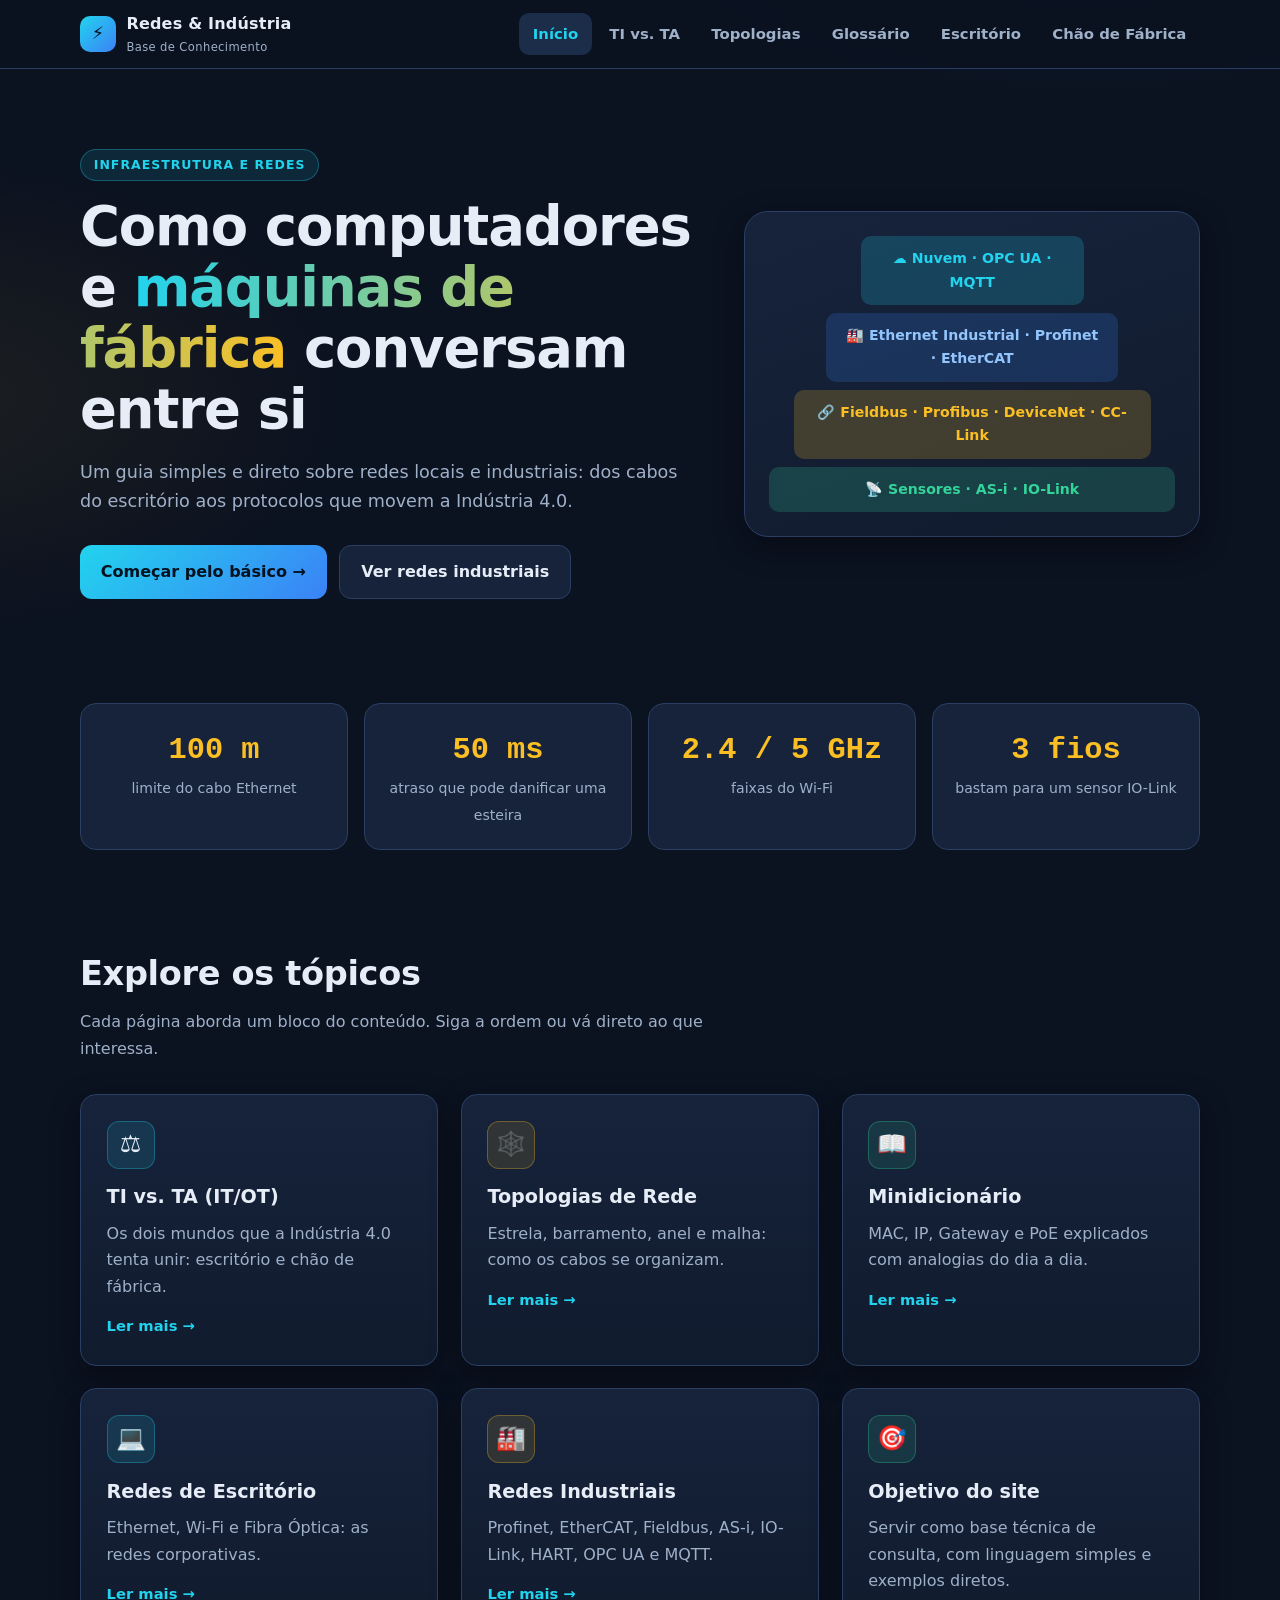
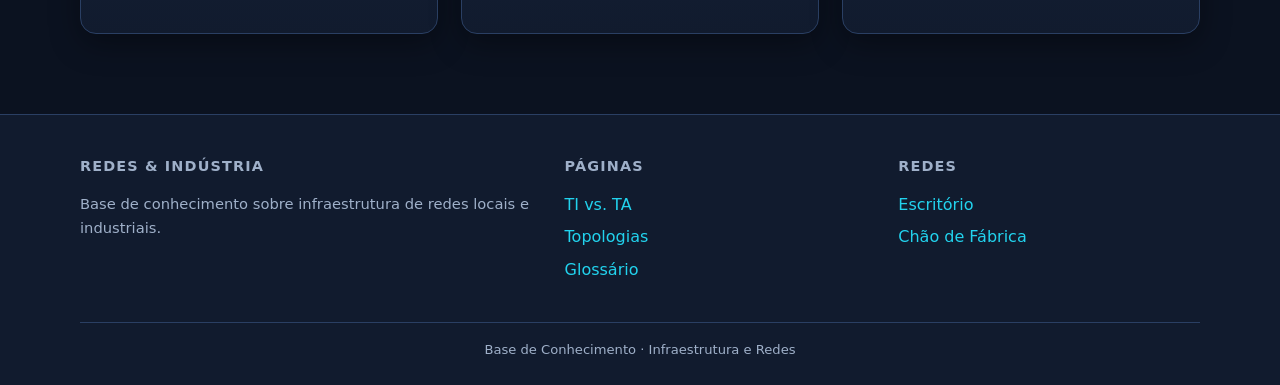
<file: index.html>
<!DOCTYPE html>
<html lang="pt-BR">
<head>
  <meta charset="UTF-8">
  <meta name="viewport" content="width=device-width, initial-scale=1">
  <title>Redes Locais e Industriais | Base de Conhecimento</title>
  <meta name="description" content="Como computadores e máquinas de fábrica conversam entre si: redes de escritório, redes industriais e Indústria 4.0.">
  <link rel="stylesheet" href="css/style.css">
</head>
<body>

<header class="site-header">
  <div class="container nav">
    <a href="index.html" class="brand">
      <span class="brand-logo">⚡</span>
      <span>Redes &amp; Indústria<small>Base de Conhecimento</small></span>
    </a>
    <input type="checkbox" id="nav-toggle" class="nav-toggle" aria-label="Abrir menu">
    <label for="nav-toggle" class="nav-burger" aria-hidden="true"><span></span><span></span><span></span></label>
    <ul class="nav-links">
      <li><a href="index.html" class="active">Início</a></li>
      <li><a href="html/ti-vs-ta.html">TI vs. TA</a></li>
      <li><a href="html/topologias.html">Topologias</a></li>
      <li><a href="html/glossario.html">Glossário</a></li>
      <li><a href="html/redes-escritorio.html">Escritório</a></li>
      <li><a href="html/redes-industriais.html">Chão de Fábrica</a></li>
    </ul>
  </div>
</header>

<main>
  <section class="hero">
    <div class="container hero-grid">
      <div>
        <span class="eyebrow">Infraestrutura e Redes</span>
        <h1>Como computadores e <span>máquinas de fábrica</span> conversam entre si</h1>
        <p class="lead">Um guia simples e direto sobre redes locais e industriais: dos cabos do escritório aos protocolos que movem a Indústria 4.0.</p>
        <div class="hero-actions">
          <a href="html/ti-vs-ta.html" class="btn primary">Começar pelo básico →</a>
          <a href="html/redes-industriais.html" class="btn">Ver redes industriais</a>
        </div>
      </div>
      <div class="hero-visual" aria-label="Pirâmide de camadas de rede industrial">
        <div class="pyramid">
          <div class="p1">☁ Nuvem · OPC UA · MQTT</div>
          <div class="p2">🏭 Ethernet Industrial · Profinet · EtherCAT</div>
          <div class="p3">🔗 Fieldbus · Profibus · DeviceNet · CC-Link</div>
          <div class="p4">📡 Sensores · AS-i · IO-Link</div>
        </div>
      </div>
    </div>
  </section>

  <section class="section">
    <div class="container">
      <div class="stats">
        <div class="stat"><strong>100 m</strong><span>limite do cabo Ethernet</span></div>
        <div class="stat"><strong>50 ms</strong><span>atraso que pode danificar uma esteira</span></div>
        <div class="stat"><strong>2.4 / 5 GHz</strong><span>faixas do Wi-Fi</span></div>
        <div class="stat"><strong>3 fios</strong><span>bastam para um sensor IO-Link</span></div>
      </div>
    </div>
  </section>

  <section class="section">
    <div class="container">
      <h2 class="section-title">Explore os tópicos</h2>
      <p class="section-sub">Cada página aborda um bloco do conteúdo. Siga a ordem ou vá direto ao que interessa.</p>
      <div class="grid grid-3">
        <a class="card" href="html/ti-vs-ta.html">
          <div class="icon">⚖️</div>
          <h3>TI vs. TA (IT/OT)</h3>
          <p>Os dois mundos que a Indústria 4.0 tenta unir: escritório e chão de fábrica.</p>
          <span class="more">Ler mais →</span>
        </a>
        <a class="card" href="html/topologias.html">
          <div class="icon amber">🕸️</div>
          <h3>Topologias de Rede</h3>
          <p>Estrela, barramento, anel e malha: como os cabos se organizam.</p>
          <span class="more">Ler mais →</span>
        </a>
        <a class="card" href="html/glossario.html">
          <div class="icon green">📖</div>
          <h3>Minidicionário</h3>
          <p>MAC, IP, Gateway e PoE explicados com analogias do dia a dia.</p>
          <span class="more">Ler mais →</span>
        </a>
        <a class="card" href="html/redes-escritorio.html">
          <div class="icon">💻</div>
          <h3>Redes de Escritório</h3>
          <p>Ethernet, Wi-Fi e Fibra Óptica: as redes corporativas.</p>
          <span class="more">Ler mais →</span>
        </a>
        <a class="card" href="html/redes-industriais.html">
          <div class="icon amber">🏭</div>
          <h3>Redes Industriais</h3>
          <p>Profinet, EtherCAT, Fieldbus, AS-i, IO-Link, HART, OPC UA e MQTT.</p>
          <span class="more">Ler mais →</span>
        </a>
        <div class="card">
          <div class="icon green">🎯</div>
          <h3>Objetivo do site</h3>
          <p>Servir como base técnica de consulta, com linguagem simples e exemplos diretos.</p>
        </div>
      </div>
    </div>
  </section>
</main>

<footer class="site-footer">
  <div class="container">
    <div class="footer-grid">
      <div>
        <h4>Redes &amp; Indústria</h4>
        <p>Base de conhecimento sobre infraestrutura de redes locais e industriais.</p>
      </div>
      <div>
        <h4>Páginas</h4>
        <ul>
          <li><a href="html/ti-vs-ta.html">TI vs. TA</a></li>
          <li><a href="html/topologias.html">Topologias</a></li>
          <li><a href="html/glossario.html">Glossário</a></li>
        </ul>
      </div>
      <div>
        <h4>Redes</h4>
        <ul>
          <li><a href="html/redes-escritorio.html">Escritório</a></li>
          <li><a href="html/redes-industriais.html">Chão de Fábrica</a></li>
        </ul>
      </div>
    </div>
    <div class="copy">Base de Conhecimento · Infraestrutura e Redes</div>
  </div>
</footer>

</body>
</html>
</file>
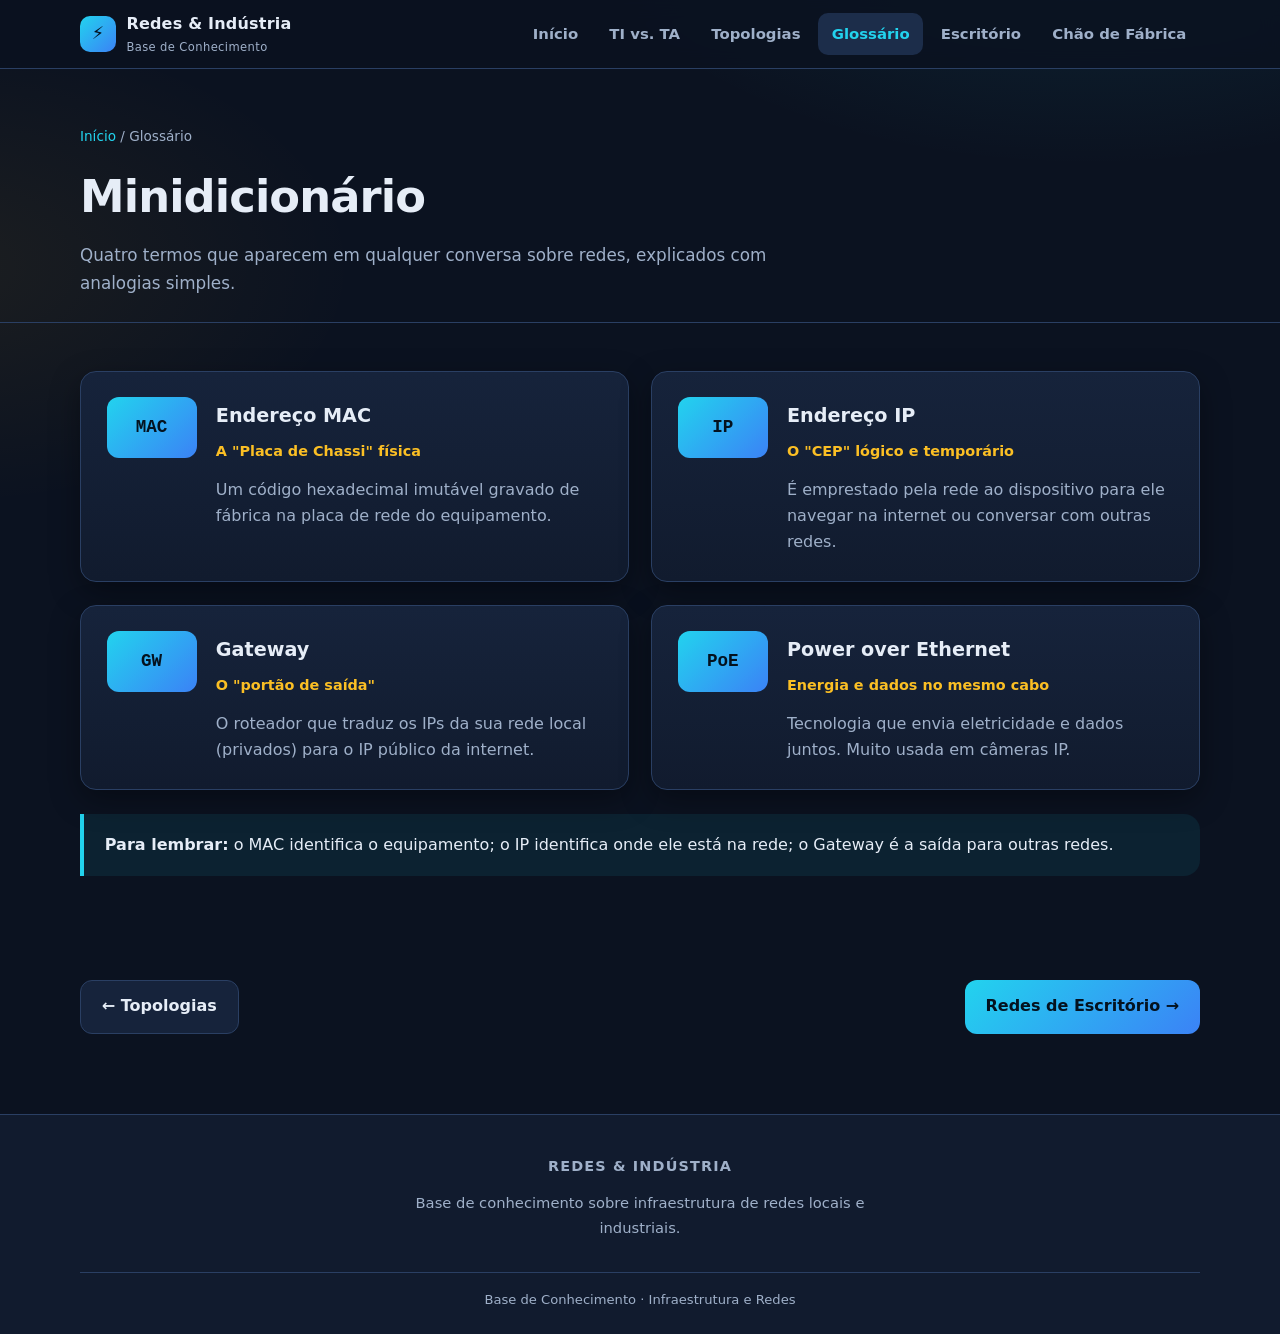
<file: html/glossario.html>
<!DOCTYPE html>
<html lang="pt-BR">
<head>
  <meta charset="UTF-8">
  <meta name="viewport" content="width=device-width, initial-scale=1">
  <title>Minidicionário | Redes &amp; Indústria</title>
  <meta name="description" content="Endereço MAC, endereço IP, Gateway e PoE explicados de forma simples.">
  <link rel="stylesheet" href="../css/style.css">
</head>
<body>

<header class="site-header">
  <div class="container nav">
    <a href="../index.html" class="brand">
      <span class="brand-logo">⚡</span>
      <span>Redes &amp; Indústria<small>Base de Conhecimento</small></span>
    </a>
    <input type="checkbox" id="nav-toggle" class="nav-toggle" aria-label="Abrir menu">
    <label for="nav-toggle" class="nav-burger" aria-hidden="true"><span></span><span></span><span></span></label>
    <ul class="nav-links">
      <li><a href="../index.html">Início</a></li>
      <li><a href="ti-vs-ta.html">TI vs. TA</a></li>
      <li><a href="topologias.html">Topologias</a></li>
      <li><a href="glossario.html" class="active">Glossário</a></li>
      <li><a href="redes-escritorio.html">Escritório</a></li>
      <li><a href="redes-industriais.html">Chão de Fábrica</a></li>
    </ul>
  </div>
</header>

<main>
  <section class="page-hero">
    <div class="container">
      <div class="breadcrumb"><a href="../index.html">Início</a> / Glossário</div>
      <h1>Minidicionário</h1>
      <p>Quatro termos que aparecem em qualquer conversa sobre redes, explicados com analogias simples.</p>
    </div>
  </section>

  <section class="section">
    <div class="container">
      <div class="grid grid-2">

        <article class="card term">
          <div class="abbr">MAC</div>
          <div>
            <h3>Endereço MAC</h3>
            <p class="analogy">A "Placa de Chassi" física</p>
            <p>Um código hexadecimal imutável gravado de fábrica na placa de rede do equipamento.</p>
          </div>
        </article>

        <article class="card term">
          <div class="abbr">IP</div>
          <div>
            <h3>Endereço IP</h3>
            <p class="analogy">O "CEP" lógico e temporário</p>
            <p>É emprestado pela rede ao dispositivo para ele navegar na internet ou conversar com outras redes.</p>
          </div>
        </article>

        <article class="card term">
          <div class="abbr">GW</div>
          <div>
            <h3>Gateway</h3>
            <p class="analogy">O "portão de saída"</p>
            <p>O roteador que traduz os IPs da sua rede local (privados) para o IP público da internet.</p>
          </div>
        </article>

        <article class="card term">
          <div class="abbr">PoE</div>
          <div>
            <h3>Power over Ethernet</h3>
            <p class="analogy">Energia e dados no mesmo cabo</p>
            <p>Tecnologia que envia eletricidade e dados juntos. Muito usada em câmeras IP.</p>
          </div>
        </article>

      </div>

      <div class="callout info">
        <strong>Para lembrar:</strong> o MAC identifica o equipamento; o IP identifica onde ele está na rede; o Gateway é a saída para outras redes.
      </div>
    </div>
  </section>

  <div class="container pager">
    <a class="btn" href="topologias.html">← Topologias</a>
    <a class="btn primary" href="redes-escritorio.html">Redes de Escritório →</a>
  </div>
</main>

<footer class="site-footer">
  <div class="container">
    <div class="footer-grid" style="grid-template-columns:1fr;max-width:48ch;margin-inline:auto;text-align:center">
      <div><h4>Redes &amp; Indústria</h4><p>Base de conhecimento sobre infraestrutura de redes locais e industriais.</p></div>
    </div>
    <div class="copy">Base de Conhecimento · Infraestrutura e Redes</div>
  </div>
</footer>

</body>
</html>
</file>
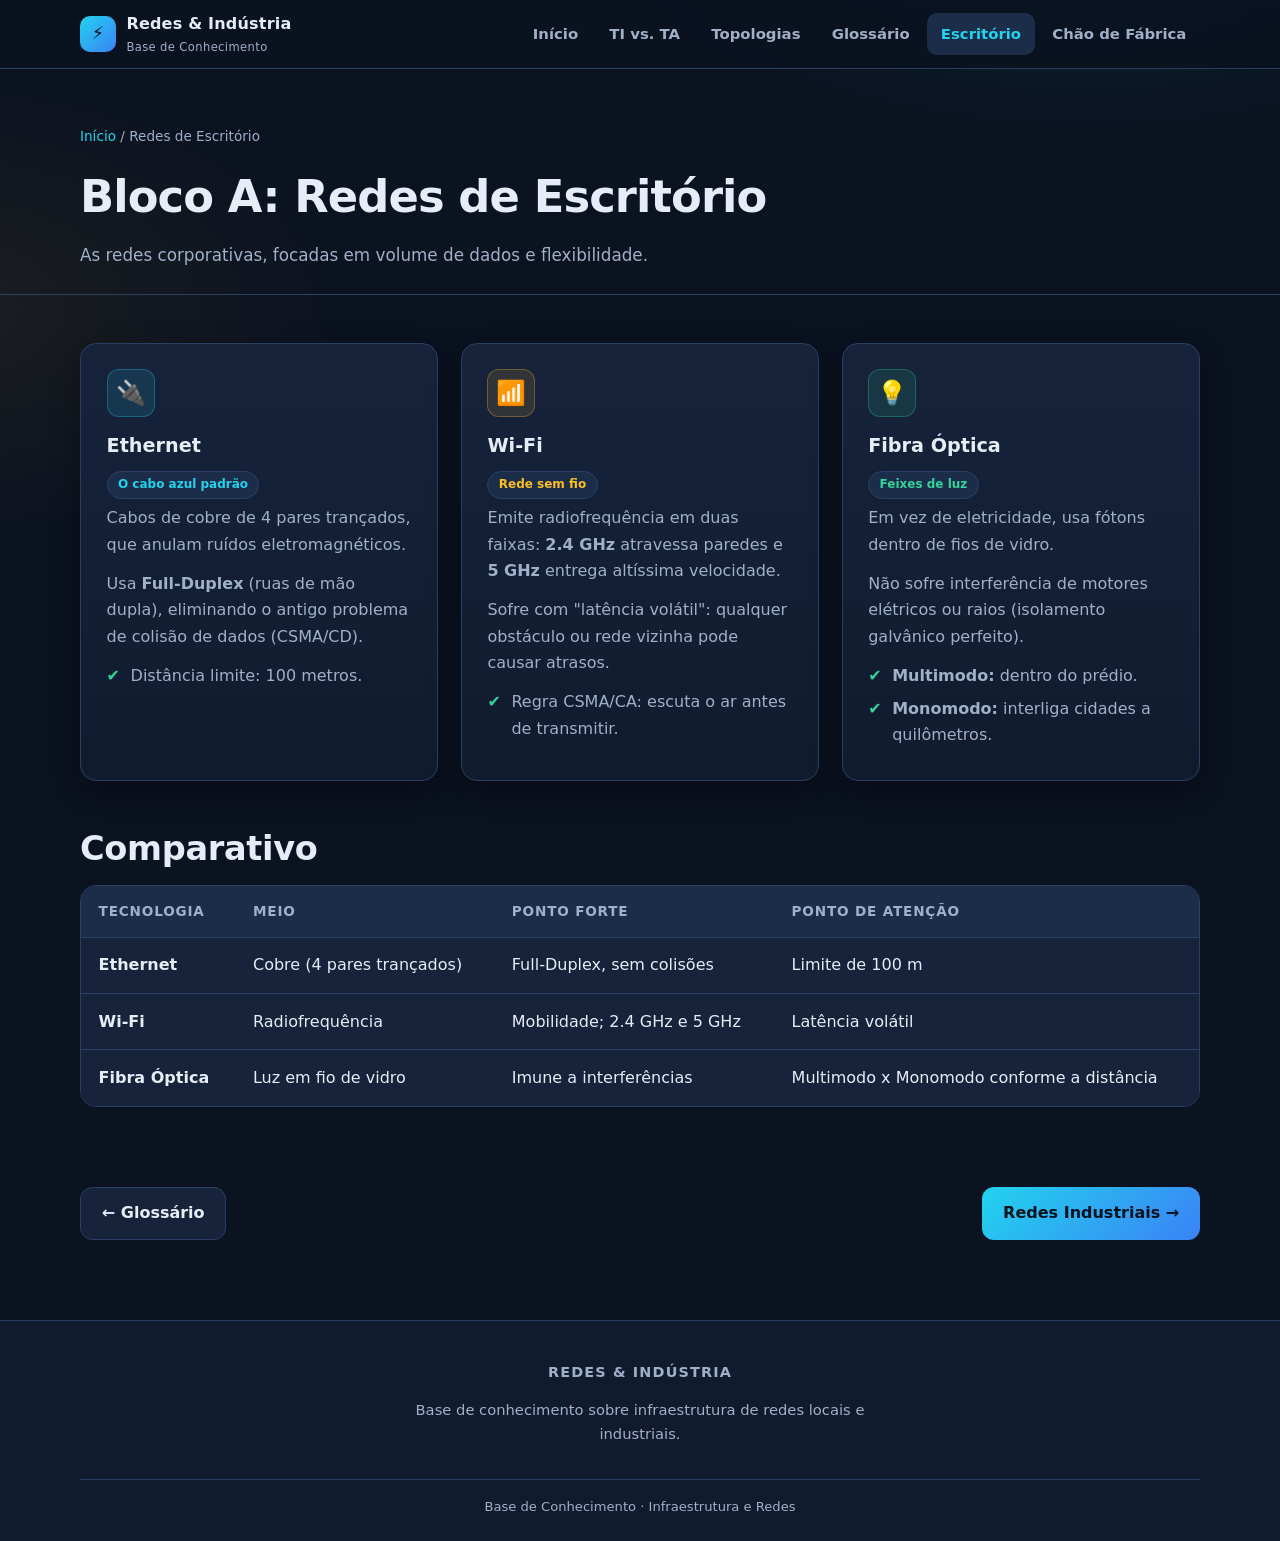
<file: html/redes-escritorio.html>
<!DOCTYPE html>
<html lang="pt-BR">
<head>
  <meta charset="UTF-8">
  <meta name="viewport" content="width=device-width, initial-scale=1">
  <title>Redes de Escritório | Redes &amp; Indústria</title>
  <meta name="description" content="Ethernet, Wi-Fi e Fibra Óptica: as redes corporativas.">
  <link rel="stylesheet" href="../css/style.css">
</head>
<body>

<header class="site-header">
  <div class="container nav">
    <a href="../index.html" class="brand">
      <span class="brand-logo">⚡</span>
      <span>Redes &amp; Indústria<small>Base de Conhecimento</small></span>
    </a>
    <input type="checkbox" id="nav-toggle" class="nav-toggle" aria-label="Abrir menu">
    <label for="nav-toggle" class="nav-burger" aria-hidden="true"><span></span><span></span><span></span></label>
    <ul class="nav-links">
      <li><a href="../index.html">Início</a></li>
      <li><a href="ti-vs-ta.html">TI vs. TA</a></li>
      <li><a href="topologias.html">Topologias</a></li>
      <li><a href="glossario.html">Glossário</a></li>
      <li><a href="redes-escritorio.html" class="active">Escritório</a></li>
      <li><a href="redes-industriais.html">Chão de Fábrica</a></li>
    </ul>
  </div>
</header>

<main>
  <section class="page-hero">
    <div class="container">
      <div class="breadcrumb"><a href="../index.html">Início</a> / Redes de Escritório</div>
      <h1>Bloco A: Redes de Escritório</h1>
      <p>As redes corporativas, focadas em volume de dados e flexibilidade.</p>
    </div>
  </section>

  <section class="section">
    <div class="container">
      <div class="grid grid-3">

        <article class="card">
          <div class="icon">🔌</div>
          <h3>Ethernet</h3>
          <span class="tag">O cabo azul padrão</span>
          <p>Cabos de cobre de 4 pares trançados, que anulam ruídos eletromagnéticos.</p>
          <p>Usa <strong>Full-Duplex</strong> (ruas de mão dupla), eliminando o antigo problema de colisão de dados (CSMA/CD).</p>
          <ul class="pros-cons"><li>Distância limite: 100 metros.</li></ul>
        </article>

        <article class="card">
          <div class="icon amber">📶</div>
          <h3>Wi-Fi</h3>
          <span class="tag amber">Rede sem fio</span>
          <p>Emite radiofrequência em duas faixas: <strong>2.4 GHz</strong> atravessa paredes e <strong>5 GHz</strong> entrega altíssima velocidade.</p>
          <p>Sofre com "latência volátil": qualquer obstáculo ou rede vizinha pode causar atrasos.</p>
          <ul class="pros-cons"><li>Regra CSMA/CA: escuta o ar antes de transmitir.</li></ul>
        </article>

        <article class="card">
          <div class="icon green">💡</div>
          <h3>Fibra Óptica</h3>
          <span class="tag green">Feixes de luz</span>
          <p>Em vez de eletricidade, usa fótons dentro de fios de vidro.</p>
          <p>Não sofre interferência de motores elétricos ou raios (isolamento galvânico perfeito).</p>
          <ul class="pros-cons">
            <li><strong>Multimodo:</strong> dentro do prédio.</li>
            <li><strong>Monomodo:</strong> interliga cidades a quilômetros.</li>
          </ul>
        </article>

      </div>

      <h2 class="section-title" style="margin-top:2.5rem">Comparativo</h2>
      <div class="table-wrap">
        <table>
          <thead><tr><th>Tecnologia</th><th>Meio</th><th>Ponto forte</th><th>Ponto de atenção</th></tr></thead>
          <tbody>
            <tr><td>Ethernet</td><td>Cobre (4 pares trançados)</td><td>Full-Duplex, sem colisões</td><td>Limite de 100 m</td></tr>
            <tr><td>Wi-Fi</td><td>Radiofrequência</td><td>Mobilidade; 2.4 GHz e 5 GHz</td><td>Latência volátil</td></tr>
            <tr><td>Fibra Óptica</td><td>Luz em fio de vidro</td><td>Imune a interferências</td><td>Multimodo x Monomodo conforme a distância</td></tr>
          </tbody>
        </table>
      </div>
    </div>
  </section>

  <div class="container pager">
    <a class="btn" href="glossario.html">← Glossário</a>
    <a class="btn primary" href="redes-industriais.html">Redes Industriais →</a>
  </div>
</main>

<footer class="site-footer">
  <div class="container">
    <div class="footer-grid" style="grid-template-columns:1fr;max-width:48ch;margin-inline:auto;text-align:center">
      <div><h4>Redes &amp; Indústria</h4><p>Base de conhecimento sobre infraestrutura de redes locais e industriais.</p></div>
    </div>
    <div class="copy">Base de Conhecimento · Infraestrutura e Redes</div>
  </div>
</footer>

</body>
</html>
</file>
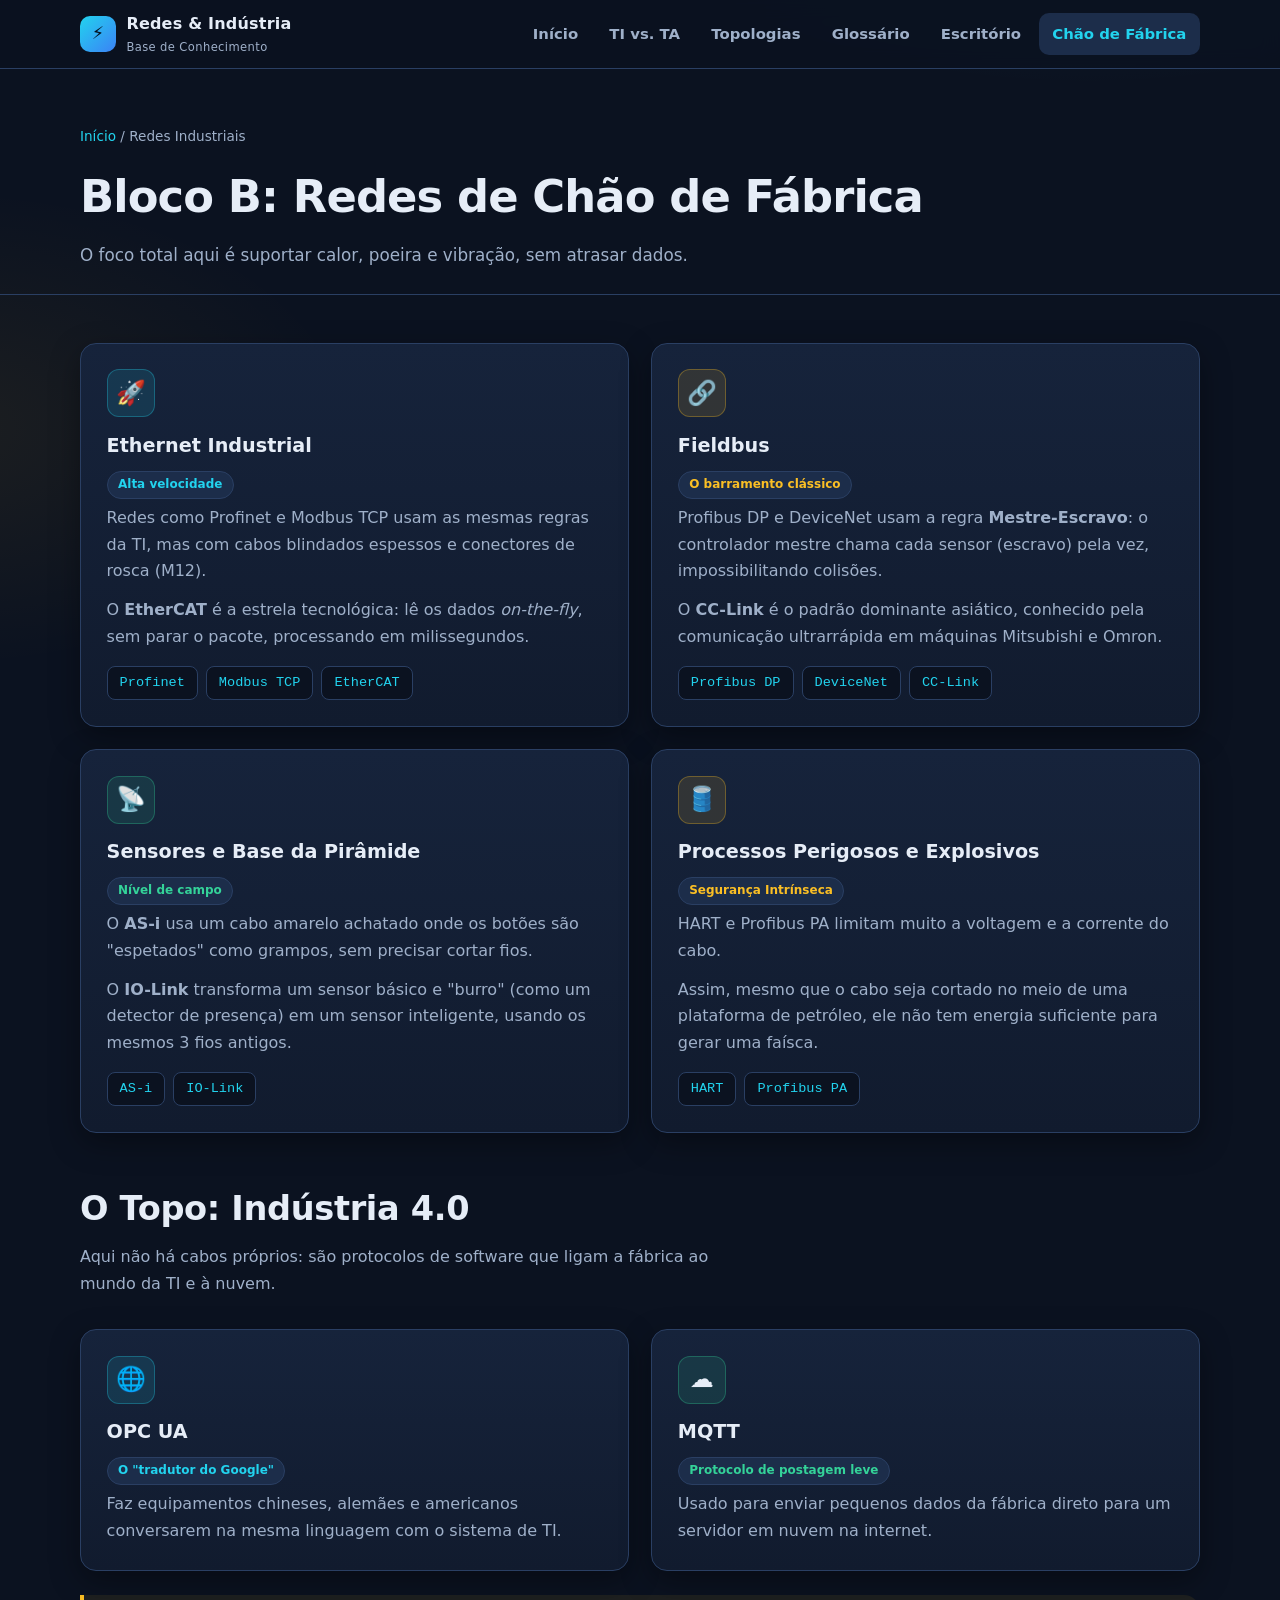
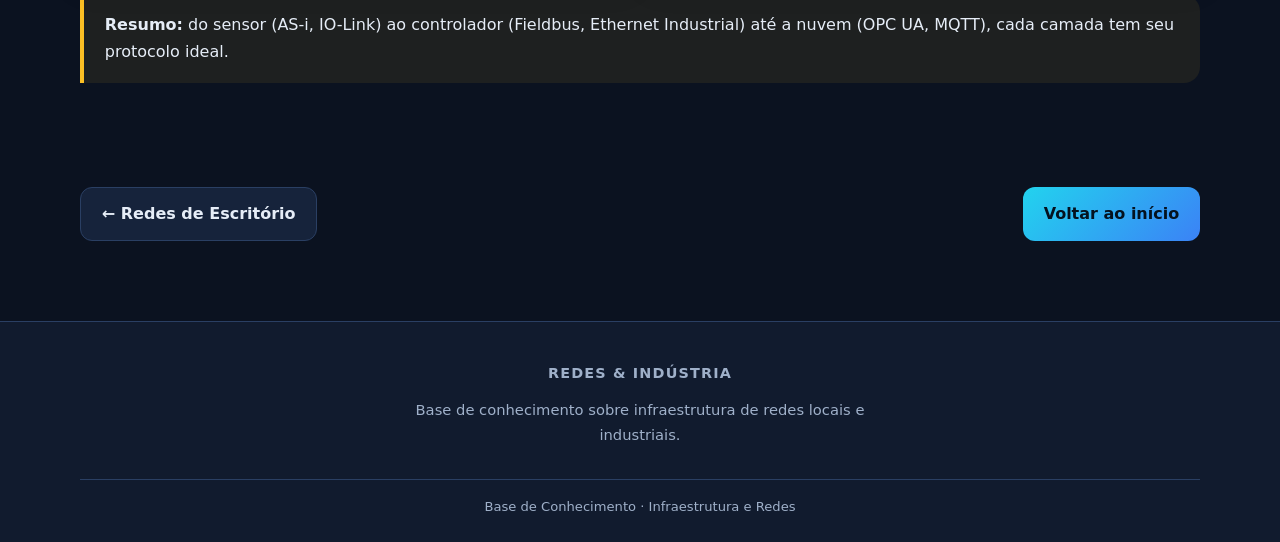
<file: html/redes-industriais.html>
<!DOCTYPE html>
<html lang="pt-BR">
<head>
  <meta charset="UTF-8">
  <meta name="viewport" content="width=device-width, initial-scale=1">
  <title>Redes Industriais | Redes &amp; Indústria</title>
  <meta name="description" content="Profinet, EtherCAT, Fieldbus, AS-i, IO-Link, HART, OPC UA e MQTT.">
  <link rel="stylesheet" href="../css/style.css">
</head>
<body>

<header class="site-header">
  <div class="container nav">
    <a href="../index.html" class="brand">
      <span class="brand-logo">⚡</span>
      <span>Redes &amp; Indústria<small>Base de Conhecimento</small></span>
    </a>
    <input type="checkbox" id="nav-toggle" class="nav-toggle" aria-label="Abrir menu">
    <label for="nav-toggle" class="nav-burger" aria-hidden="true"><span></span><span></span><span></span></label>
    <ul class="nav-links">
      <li><a href="../index.html">Início</a></li>
      <li><a href="ti-vs-ta.html">TI vs. TA</a></li>
      <li><a href="topologias.html">Topologias</a></li>
      <li><a href="glossario.html">Glossário</a></li>
      <li><a href="redes-escritorio.html">Escritório</a></li>
      <li><a href="redes-industriais.html" class="active">Chão de Fábrica</a></li>
    </ul>
  </div>
</header>

<main>
  <section class="page-hero">
    <div class="container">
      <div class="breadcrumb"><a href="../index.html">Início</a> / Redes Industriais</div>
      <h1>Bloco B: Redes de Chão de Fábrica</h1>
      <p>O foco total aqui é suportar calor, poeira e vibração, sem atrasar dados.</p>
    </div>
  </section>

  <section class="section">
    <div class="container">
      <div class="grid grid-2">

        <article class="card">
          <div class="icon">🚀</div>
          <h3>Ethernet Industrial</h3>
          <span class="tag">Alta velocidade</span>
          <p>Redes como Profinet e Modbus TCP usam as mesmas regras da TI, mas com cabos blindados espessos e conectores de rosca (M12).</p>
          <p>O <strong>EtherCAT</strong> é a estrela tecnológica: lê os dados <em>on-the-fly</em>, sem parar o pacote, processando em milissegundos.</p>
          <ul class="proto-list"><li>Profinet</li><li>Modbus TCP</li><li>EtherCAT</li></ul>
        </article>

        <article class="card">
          <div class="icon amber">🔗</div>
          <h3>Fieldbus</h3>
          <span class="tag amber">O barramento clássico</span>
          <p>Profibus DP e DeviceNet usam a regra <strong>Mestre-Escravo</strong>: o controlador mestre chama cada sensor (escravo) pela vez, impossibilitando colisões.</p>
          <p>O <strong>CC-Link</strong> é o padrão dominante asiático, conhecido pela comunicação ultrarrápida em máquinas Mitsubishi e Omron.</p>
          <ul class="proto-list"><li>Profibus DP</li><li>DeviceNet</li><li>CC-Link</li></ul>
        </article>

        <article class="card">
          <div class="icon green">📡</div>
          <h3>Sensores e Base da Pirâmide</h3>
          <span class="tag green">Nível de campo</span>
          <p>O <strong>AS-i</strong> usa um cabo amarelo achatado onde os botões são "espetados" como grampos, sem precisar cortar fios.</p>
          <p>O <strong>IO-Link</strong> transforma um sensor básico e "burro" (como um detector de presença) em um sensor inteligente, usando os mesmos 3 fios antigos.</p>
          <ul class="proto-list"><li>AS-i</li><li>IO-Link</li></ul>
        </article>

        <article class="card">
          <div class="icon amber">🛢️</div>
          <h3>Processos Perigosos e Explosivos</h3>
          <span class="tag amber">Segurança Intrínseca</span>
          <p>HART e Profibus PA limitam muito a voltagem e a corrente do cabo.</p>
          <p>Assim, mesmo que o cabo seja cortado no meio de uma plataforma de petróleo, ele não tem energia suficiente para gerar uma faísca.</p>
          <ul class="proto-list"><li>HART</li><li>Profibus PA</li></ul>
        </article>

      </div>

      <h2 class="section-title" style="margin-top:3rem">O Topo: Indústria 4.0</h2>
      <p class="section-sub">Aqui não há cabos próprios: são protocolos de software que ligam a fábrica ao mundo da TI e à nuvem.</p>
      <div class="grid grid-2">
        <article class="card">
          <div class="icon">🌐</div>
          <h3>OPC UA</h3>
          <span class="tag">O "tradutor do Google"</span>
          <p>Faz equipamentos chineses, alemães e americanos conversarem na mesma linguagem com o sistema de TI.</p>
        </article>
        <article class="card">
          <div class="icon green">☁️</div>
          <h3>MQTT</h3>
          <span class="tag green">Protocolo de postagem leve</span>
          <p>Usado para enviar pequenos dados da fábrica direto para um servidor em nuvem na internet.</p>
        </article>
      </div>

      <div class="callout">
        <strong>Resumo:</strong> do sensor (AS-i, IO-Link) ao controlador (Fieldbus, Ethernet Industrial) até a nuvem (OPC UA, MQTT), cada camada tem seu protocolo ideal.
      </div>
    </div>
  </section>

  <div class="container pager">
    <a class="btn" href="redes-escritorio.html">← Redes de Escritório</a>
    <a class="btn primary" href="../index.html">Voltar ao início</a>
  </div>
</main>

<footer class="site-footer">
  <div class="container">
    <div class="footer-grid" style="grid-template-columns:1fr;max-width:48ch;margin-inline:auto;text-align:center">
      <div><h4>Redes &amp; Indústria</h4><p>Base de conhecimento sobre infraestrutura de redes locais e industriais.</p></div>
    </div>
    <div class="copy">Base de Conhecimento · Infraestrutura e Redes</div>
  </div>
</footer>

</body>
</html>
</file>
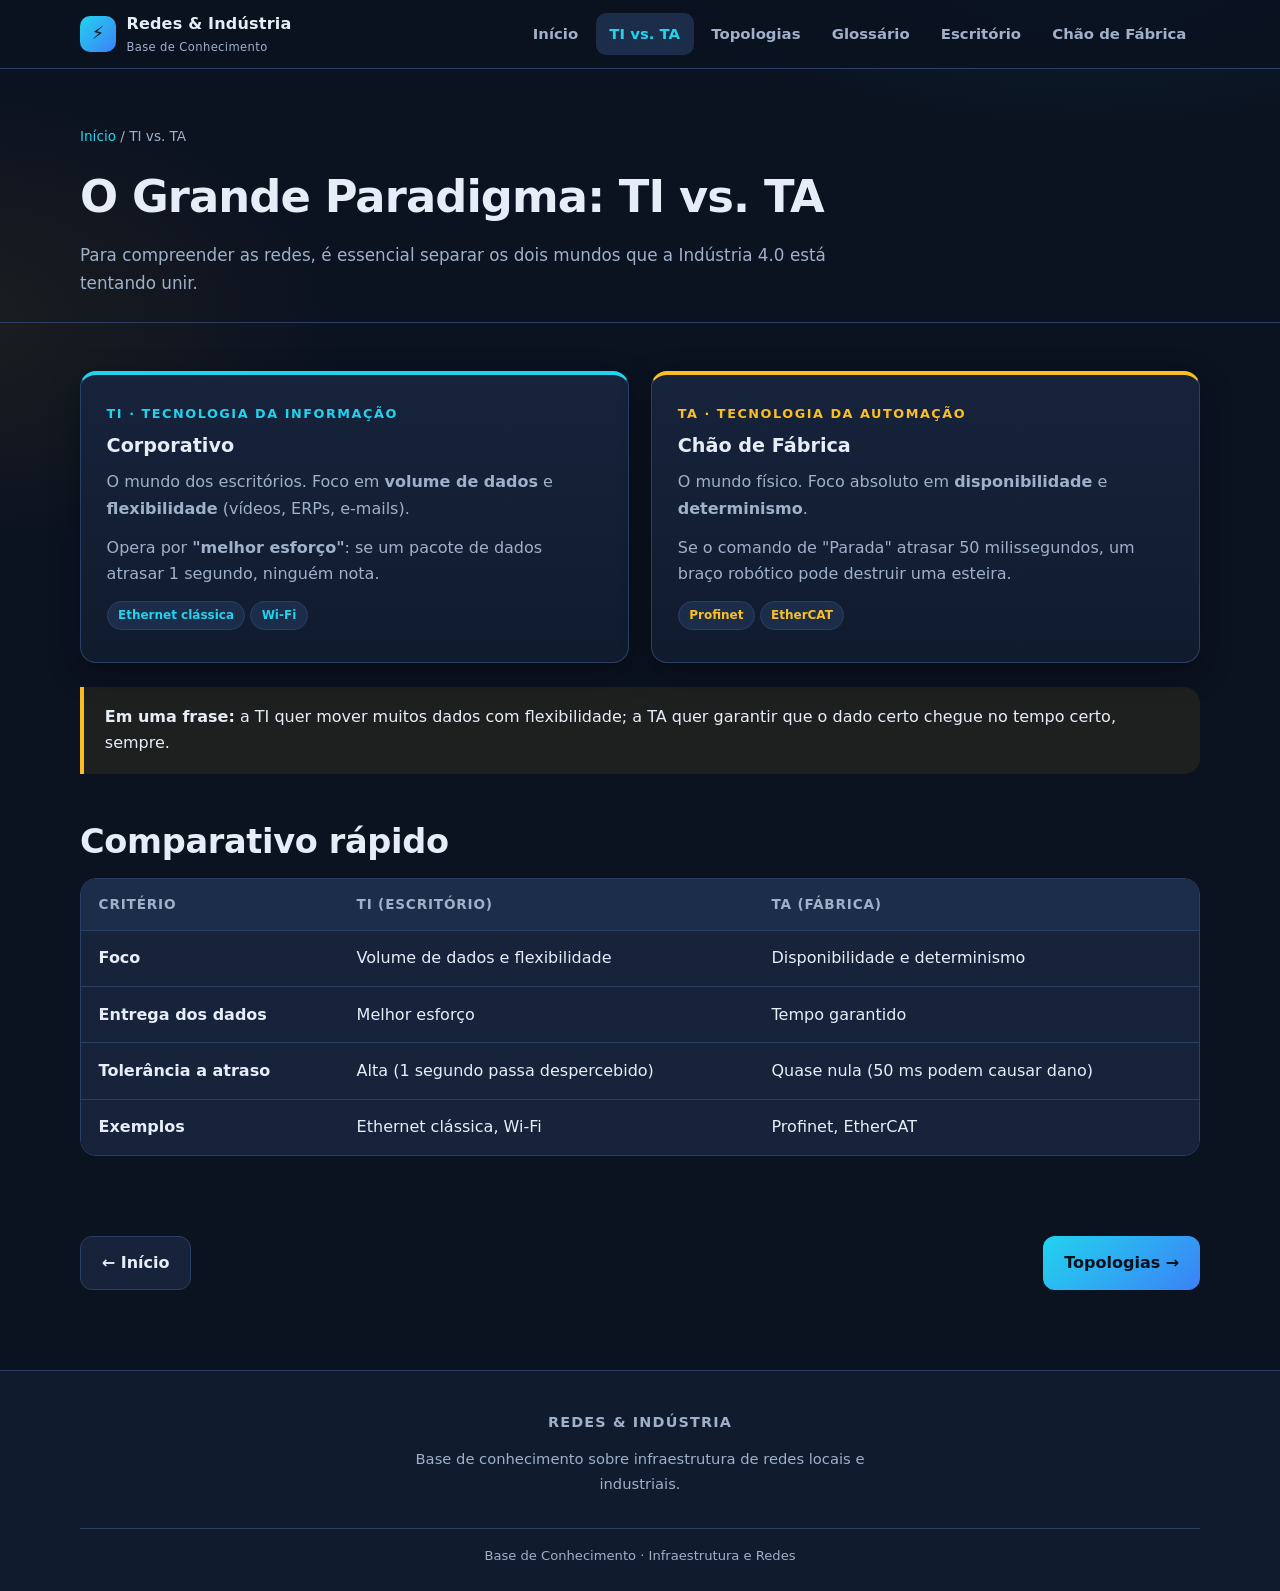
<file: html/ti-vs-ta.html>
<!DOCTYPE html>
<html lang="pt-BR">
<head>
  <meta charset="UTF-8">
  <meta name="viewport" content="width=device-width, initial-scale=1">
  <title>TI vs. TA (IT/OT) | Redes &amp; Indústria</title>
  <meta name="description" content="A diferença entre Tecnologia da Informação e Tecnologia da Automação.">
  <link rel="stylesheet" href="../css/style.css">
</head>
<body>

<header class="site-header">
  <div class="container nav">
    <a href="../index.html" class="brand">
      <span class="brand-logo">⚡</span>
      <span>Redes &amp; Indústria<small>Base de Conhecimento</small></span>
    </a>
    <input type="checkbox" id="nav-toggle" class="nav-toggle" aria-label="Abrir menu">
    <label for="nav-toggle" class="nav-burger" aria-hidden="true"><span></span><span></span><span></span></label>
    <ul class="nav-links">
      <li><a href="../index.html">Início</a></li>
      <li><a href="ti-vs-ta.html" class="active">TI vs. TA</a></li>
      <li><a href="topologias.html">Topologias</a></li>
      <li><a href="glossario.html">Glossário</a></li>
      <li><a href="redes-escritorio.html">Escritório</a></li>
      <li><a href="redes-industriais.html">Chão de Fábrica</a></li>
    </ul>
  </div>
</header>

<main>
  <section class="page-hero">
    <div class="container">
      <div class="breadcrumb"><a href="../index.html">Início</a> / TI vs. TA</div>
      <h1>O Grande Paradigma: TI vs. TA</h1>
      <p>Para compreender as redes, é essencial separar os dois mundos que a Indústria 4.0 está tentando unir.</p>
    </div>
  </section>

  <section class="section">
    <div class="container">
      <div class="versus">
        <article class="card ti">
          <span class="big-label">TI · Tecnologia da Informação</span>
          <h3>Corporativo</h3>
          <p>O mundo dos escritórios. Foco em <strong>volume de dados</strong> e <strong>flexibilidade</strong> (vídeos, ERPs, e-mails).</p>
          <p>Opera por <strong>"melhor esforço"</strong>: se um pacote de dados atrasar 1 segundo, ninguém nota.</p>
          <span class="tag">Ethernet clássica</span><span class="tag">Wi-Fi</span>
        </article>
        <article class="card ta">
          <span class="big-label">TA · Tecnologia da Automação</span>
          <h3>Chão de Fábrica</h3>
          <p>O mundo físico. Foco absoluto em <strong>disponibilidade</strong> e <strong>determinismo</strong>.</p>
          <p>Se o comando de "Parada" atrasar 50 milissegundos, um braço robótico pode destruir uma esteira.</p>
          <span class="tag amber">Profinet</span><span class="tag amber">EtherCAT</span>
        </article>
      </div>

      <div class="callout">
        <strong>Em uma frase:</strong> a TI quer mover muitos dados com flexibilidade; a TA quer garantir que o dado certo chegue no tempo certo, sempre.
      </div>

      <h2 class="section-title" style="margin-top:2.5rem">Comparativo rápido</h2>
      <div class="table-wrap">
        <table>
          <thead><tr><th>Critério</th><th>TI (Escritório)</th><th>TA (Fábrica)</th></tr></thead>
          <tbody>
            <tr><td>Foco</td><td>Volume de dados e flexibilidade</td><td>Disponibilidade e determinismo</td></tr>
            <tr><td>Entrega dos dados</td><td>Melhor esforço</td><td>Tempo garantido</td></tr>
            <tr><td>Tolerância a atraso</td><td>Alta (1 segundo passa despercebido)</td><td>Quase nula (50 ms podem causar dano)</td></tr>
            <tr><td>Exemplos</td><td>Ethernet clássica, Wi-Fi</td><td>Profinet, EtherCAT</td></tr>
          </tbody>
        </table>
      </div>
    </div>
  </section>

  <div class="container pager">
    <a class="btn" href="../index.html">← Início</a>
    <a class="btn primary" href="topologias.html">Topologias →</a>
  </div>
</main>

<footer class="site-footer">
  <div class="container">
    <div class="footer-grid" style="grid-template-columns:1fr;max-width:48ch;margin-inline:auto;text-align:center">
      <div><h4>Redes &amp; Indústria</h4><p>Base de conhecimento sobre infraestrutura de redes locais e industriais.</p></div>
    </div>
    <div class="copy">Base de Conhecimento · Infraestrutura e Redes</div>
  </div>
</footer>

</body>
</html>
</file>
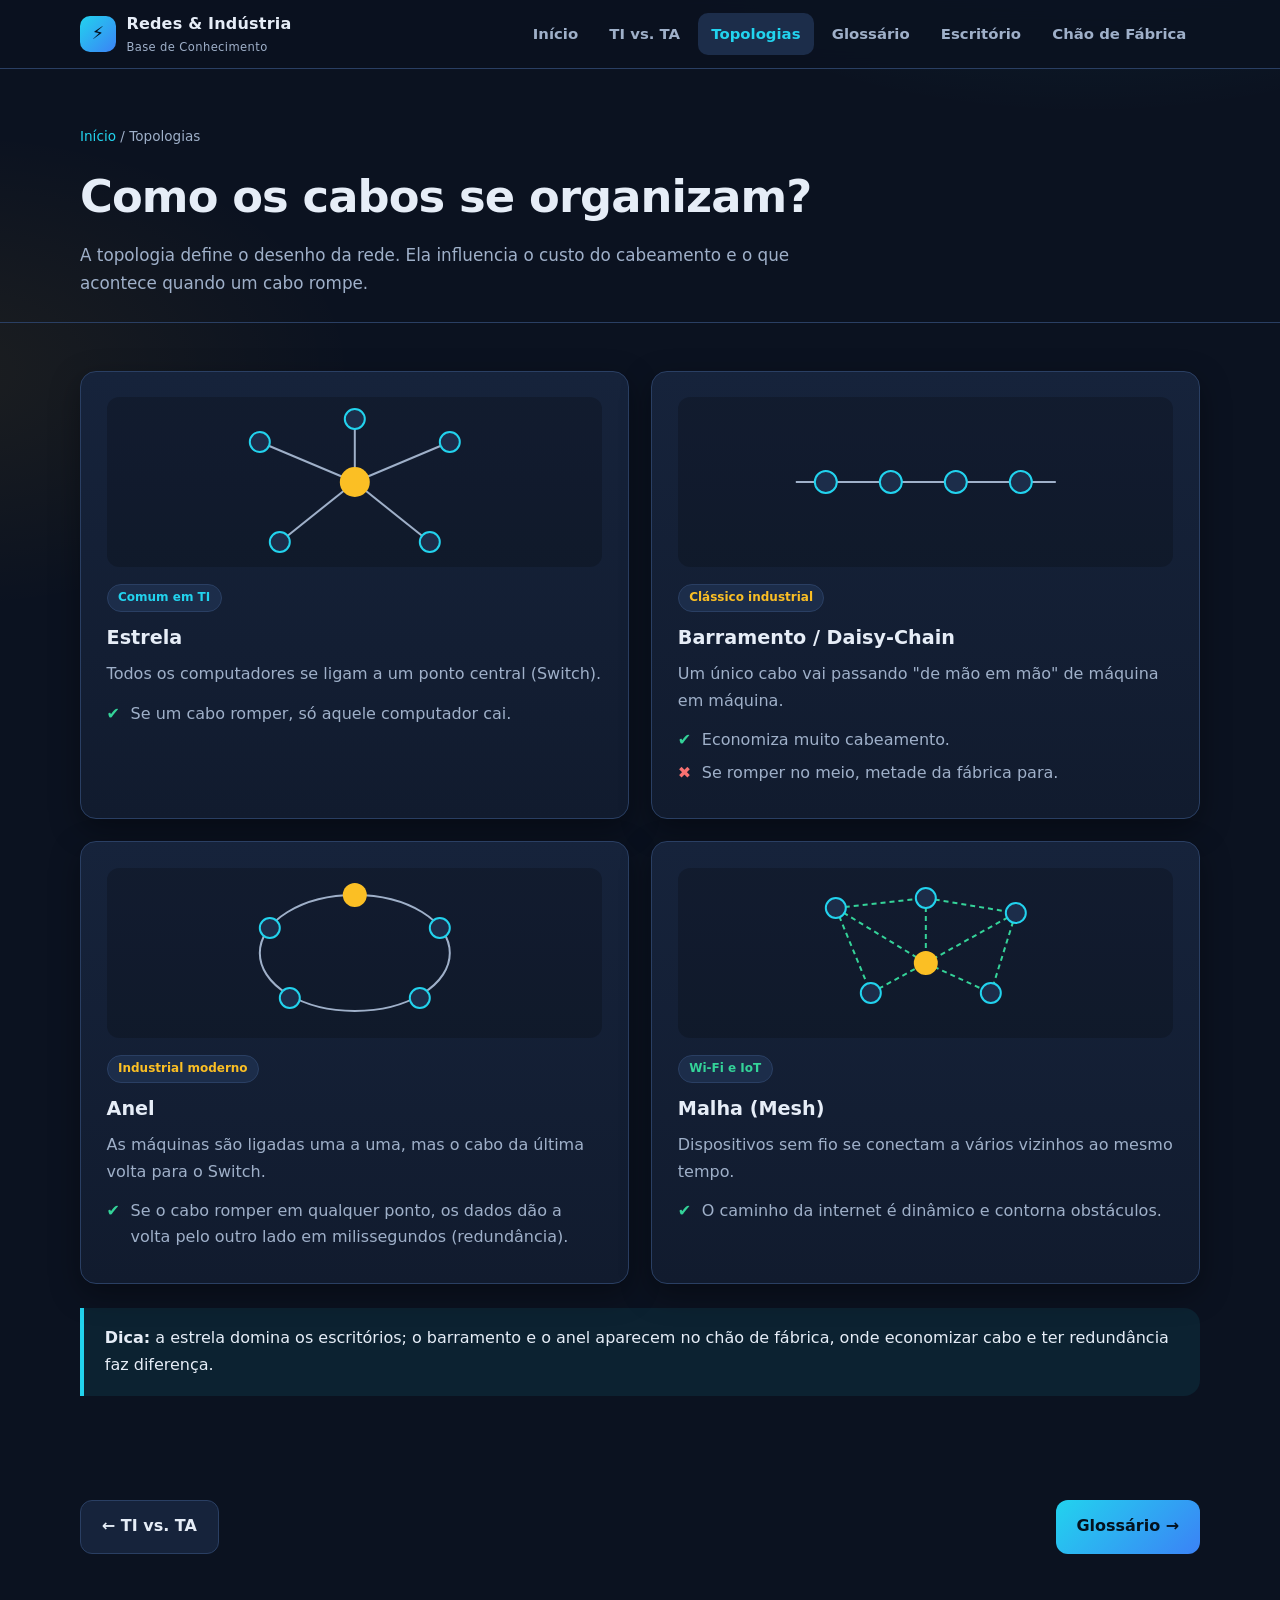
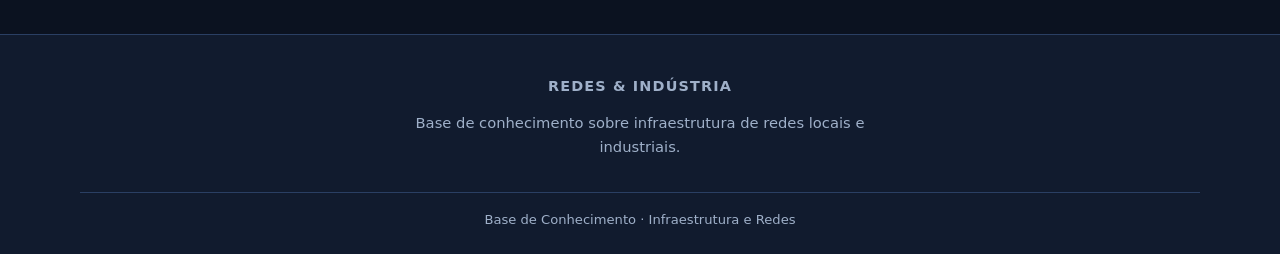
<file: html/topologias.html>
<!DOCTYPE html>
<html lang="pt-BR">
<head>
  <meta charset="UTF-8">
  <meta name="viewport" content="width=device-width, initial-scale=1">
  <title>Topologias de Rede | Redes &amp; Indústria</title>
  <meta name="description" content="Estrela, barramento, anel e malha: como os cabos de rede se organizam.">
  <link rel="stylesheet" href="../css/style.css">
</head>
<body>

<header class="site-header">
  <div class="container nav">
    <a href="../index.html" class="brand">
      <span class="brand-logo">⚡</span>
      <span>Redes &amp; Indústria<small>Base de Conhecimento</small></span>
    </a>
    <input type="checkbox" id="nav-toggle" class="nav-toggle" aria-label="Abrir menu">
    <label for="nav-toggle" class="nav-burger" aria-hidden="true"><span></span><span></span><span></span></label>
    <ul class="nav-links">
      <li><a href="../index.html">Início</a></li>
      <li><a href="ti-vs-ta.html">TI vs. TA</a></li>
      <li><a href="topologias.html" class="active">Topologias</a></li>
      <li><a href="glossario.html">Glossário</a></li>
      <li><a href="redes-escritorio.html">Escritório</a></li>
      <li><a href="redes-industriais.html">Chão de Fábrica</a></li>
    </ul>
  </div>
</header>

<main>
  <section class="page-hero">
    <div class="container">
      <div class="breadcrumb"><a href="../index.html">Início</a> / Topologias</div>
      <h1>Como os cabos se organizam?</h1>
      <p>A topologia define o desenho da rede. Ela influencia o custo do cabeamento e o que acontece quando um cabo rompe.</p>
    </div>
  </section>

  <section class="section">
    <div class="container">
      <div class="grid grid-2">

        <article class="card topo-card">
          <svg viewBox="0 0 300 170" role="img" aria-label="Diagrama de topologia em estrela">
            <g class="link">
              <line x1="150" y1="85" x2="150" y2="22"/><line x1="150" y1="85" x2="55" y2="45"/>
              <line x1="150" y1="85" x2="245" y2="45"/><line x1="150" y1="85" x2="75" y2="145"/>
              <line x1="150" y1="85" x2="225" y2="145"/>
            </g>
            <circle class="hub" cx="150" cy="85" r="15"/>
            <circle class="node" cx="150" cy="22" r="10"/><circle class="node" cx="55" cy="45" r="10"/>
            <circle class="node" cx="245" cy="45" r="10"/><circle class="node" cx="75" cy="145" r="10"/>
            <circle class="node" cx="225" cy="145" r="10"/>
          </svg>
          <span class="tag">Comum em TI</span>
          <h3>Estrela</h3>
          <p>Todos os computadores se ligam a um ponto central (Switch).</p>
          <ul class="pros-cons"><li>Se um cabo romper, só aquele computador cai.</li></ul>
        </article>

        <article class="card topo-card">
          <svg viewBox="0 0 300 170" role="img" aria-label="Diagrama de topologia em barramento">
            <line class="link" x1="20" y1="85" x2="280" y2="85"/>
            <circle class="node" cx="50" cy="85" r="11"/><circle class="node" cx="115" cy="85" r="11"/>
            <circle class="node" cx="180" cy="85" r="11"/><circle class="node" cx="245" cy="85" r="11"/>
          </svg>
          <span class="tag amber">Clássico industrial</span>
          <h3>Barramento / Daisy-Chain</h3>
          <p>Um único cabo vai passando "de mão em mão" de máquina em máquina.</p>
          <ul class="pros-cons">
            <li>Economiza muito cabeamento.</li>
            <li class="con">Se romper no meio, metade da fábrica para.</li>
          </ul>
        </article>

        <article class="card topo-card">
          <svg viewBox="0 0 300 170" role="img" aria-label="Diagrama de topologia em anel">
            <ellipse class="link" cx="150" cy="85" rx="95" ry="58"/>
            <circle class="hub" cx="150" cy="27" r="12"/>
            <circle class="node" cx="235" cy="60" r="10"/><circle class="node" cx="215" cy="130" r="10"/>
            <circle class="node" cx="85" cy="130" r="10"/><circle class="node" cx="65" cy="60" r="10"/>
          </svg>
          <span class="tag amber">Industrial moderno</span>
          <h3>Anel</h3>
          <p>As máquinas são ligadas uma a uma, mas o cabo da última volta para o Switch.</p>
          <ul class="pros-cons"><li>Se o cabo romper em qualquer ponto, os dados dão a volta pelo outro lado em milissegundos (redundância).</li></ul>
        </article>

        <article class="card topo-card">
          <svg viewBox="0 0 300 170" role="img" aria-label="Diagrama de topologia em malha">
            <g class="link alt">
              <line x1="60" y1="40" x2="150" y2="30"/><line x1="150" y1="30" x2="240" y2="45"/>
              <line x1="60" y1="40" x2="95" y2="125"/><line x1="150" y1="30" x2="150" y2="95"/>
              <line x1="240" y1="45" x2="215" y2="125"/><line x1="95" y1="125" x2="150" y2="95"/>
              <line x1="150" y1="95" x2="215" y2="125"/><line x1="60" y1="40" x2="150" y2="95"/>
              <line x1="240" y1="45" x2="150" y2="95"/>
            </g>
            <circle class="node" cx="60" cy="40" r="10"/><circle class="node" cx="150" cy="30" r="10"/>
            <circle class="node" cx="240" cy="45" r="10"/><circle class="node" cx="95" cy="125" r="10"/>
            <circle class="node" cx="215" cy="125" r="10"/><circle class="hub" cx="150" cy="95" r="12"/>
          </svg>
          <span class="tag green">Wi-Fi e IoT</span>
          <h3>Malha (Mesh)</h3>
          <p>Dispositivos sem fio se conectam a vários vizinhos ao mesmo tempo.</p>
          <ul class="pros-cons"><li>O caminho da internet é dinâmico e contorna obstáculos.</li></ul>
        </article>

      </div>

      <div class="callout info">
        <strong>Dica:</strong> a estrela domina os escritórios; o barramento e o anel aparecem no chão de fábrica, onde economizar cabo e ter redundância faz diferença.
      </div>
    </div>
  </section>

  <div class="container pager">
    <a class="btn" href="ti-vs-ta.html">← TI vs. TA</a>
    <a class="btn primary" href="glossario.html">Glossário →</a>
  </div>
</main>

<footer class="site-footer">
  <div class="container">
    <div class="footer-grid" style="grid-template-columns:1fr;max-width:48ch;margin-inline:auto;text-align:center">
      <div><h4>Redes &amp; Indústria</h4><p>Base de conhecimento sobre infraestrutura de redes locais e industriais.</p></div>
    </div>
    <div class="copy">Base de Conhecimento · Infraestrutura e Redes</div>
  </div>
</footer>

</body>
</html>
</file>
<file: css/style.css>
/* =========================================================
   Base de Conhecimento: Redes Locais e Industriais
   Folha de estilo compartilhada por todas as páginas
   ========================================================= */

:root {
  --bg: #0b1220;
  --bg-2: #111b2e;
  --surface: #16233b;
  --surface-2: #1c2d4a;
  --line: #2a3f63;
  --text: #e6edf7;
  --muted: #9fb0c9;
  --cyan: #22d3ee;
  --amber: #fbbf24;
  --green: #34d399;
  --red: #f87171;
  --radius: 16px;
  --shadow: 0 10px 30px rgba(0, 0, 0, .35);
  --maxw: 1120px;
  --font: "Segoe UI", system-ui, -apple-system, Roboto, "Helvetica Neue", Arial, sans-serif;
  --mono: ui-monospace, "SF Mono", Consolas, monospace;
}

*, *::before, *::after { box-sizing: border-box; }

html { scroll-behavior: smooth; }

body {
  margin: 0;
  font-family: var(--font);
  background:
    radial-gradient(900px 500px at 85% -10%, rgba(34, 211, 238, .12), transparent 60%),
    radial-gradient(700px 400px at -5% 20%, rgba(251, 191, 36, .07), transparent 60%),
    var(--bg);
  color: var(--text);
  line-height: 1.65;
  -webkit-font-smoothing: antialiased;
}

img, svg { max-width: 100%; display: block; }
a { color: var(--cyan); text-decoration: none; }
a:hover { text-decoration: underline; }

.container { width: min(100% - 2.5rem, var(--maxw)); margin-inline: auto; }

/* ---------- Cabeçalho / navegação ---------- */
.site-header {
  position: sticky; top: 0; z-index: 50;
  background: rgba(11, 18, 32, .85);
  backdrop-filter: blur(10px);
  border-bottom: 1px solid var(--line);
}
.nav { display: flex; align-items: center; justify-content: space-between; min-height: 68px; gap: 1rem; }

.brand { display: flex; align-items: center; gap: .65rem; font-weight: 800; color: var(--text); letter-spacing: .2px; }
.brand:hover { text-decoration: none; }
.brand-logo {
  width: 36px; height: 36px; border-radius: 10px;
  background: linear-gradient(135deg, var(--cyan), #3b82f6);
  display: grid; place-items: center; color: #04121f; font-size: 1.1rem;
}
.brand small { display: block; font-weight: 500; color: var(--muted); font-size: .72rem; letter-spacing: .4px; }

.nav-links { display: flex; gap: .25rem; list-style: none; margin: 0; padding: 0; }
.nav-links a {
  display: block; padding: .55rem .85rem; border-radius: 10px;
  color: var(--muted); font-weight: 600; font-size: .93rem;
  transition: background .2s, color .2s;
}
.nav-links a:hover { background: var(--surface); color: var(--text); text-decoration: none; }
.nav-links a.active { background: var(--surface-2); color: var(--cyan); }

.nav-toggle, .nav-burger { display: none; }

/* ---------- Hero ---------- */
.hero { padding: 5rem 0 3.5rem; }
.hero-grid { display: grid; grid-template-columns: 1.15fr .85fr; gap: 3rem; align-items: center; }
.eyebrow {
  display: inline-block; padding: .3rem .8rem; border-radius: 999px;
  background: rgba(34, 211, 238, .12); color: var(--cyan);
  font-size: .78rem; font-weight: 700; letter-spacing: .08em; text-transform: uppercase;
  border: 1px solid rgba(34, 211, 238, .3);
}
.hero h1 { font-size: clamp(2rem, 4.8vw, 3.4rem); line-height: 1.12; margin: 1rem 0; letter-spacing: -.02em; }
.hero h1 span { background: linear-gradient(90deg, var(--cyan), var(--amber)); -webkit-background-clip: text; background-clip: text; color: transparent; }
.hero p.lead { font-size: 1.1rem; color: var(--muted); max-width: 56ch; }
.hero-actions { display: flex; flex-wrap: wrap; gap: .8rem; margin-top: 1.8rem; }

.btn {
  display: inline-flex; align-items: center; gap: .5rem;
  padding: .8rem 1.3rem; border-radius: 12px; font-weight: 700;
  border: 1px solid var(--line); color: var(--text); background: var(--surface);
  transition: transform .2s, border-color .2s, background .2s;
}
.btn:hover { transform: translateY(-2px); border-color: var(--cyan); text-decoration: none; }
.btn.primary { background: linear-gradient(135deg, var(--cyan), #3b82f6); color: #04121f; border: 0; }

.hero-visual {
  background: linear-gradient(160deg, var(--surface), var(--bg-2));
  border: 1px solid var(--line); border-radius: 24px; padding: 1.5rem; box-shadow: var(--shadow);
}

/* ---------- Seções ---------- */
.section { padding: 3rem 0; }
.section-title { font-size: clamp(1.5rem, 3vw, 2.1rem); margin: 0 0 .5rem; letter-spacing: -.01em; }
.section-sub { color: var(--muted); margin: 0 0 2rem; max-width: 65ch; }

.page-hero { padding: 3.5rem 0 1.5rem; border-bottom: 1px solid var(--line); }
.page-hero h1 { font-size: clamp(1.9rem, 4vw, 2.8rem); margin: .8rem 0 .5rem; letter-spacing: -.02em; }
.page-hero p { color: var(--muted); max-width: 70ch; margin: 0; font-size: 1.05rem; }
.breadcrumb { font-size: .85rem; color: var(--muted); }

/* ---------- Grades e cards ---------- */
.grid { display: grid; gap: 1.4rem; }
.grid-2 { grid-template-columns: repeat(2, 1fr); }
.grid-3 { grid-template-columns: repeat(3, 1fr); }
.grid-4 { grid-template-columns: repeat(4, 1fr); }

.card {
  background: linear-gradient(180deg, var(--surface), var(--bg-2));
  border: 1px solid var(--line); border-radius: var(--radius);
  padding: 1.6rem; box-shadow: var(--shadow);
  transition: transform .25s, border-color .25s;
}
.card:hover { transform: translateY(-4px); border-color: rgba(34, 211, 238, .5); }
.card h3 { margin: .2rem 0 .5rem; font-size: 1.2rem; }
.card p { margin: 0 0 .8rem; color: var(--muted); }
.card p:last-child { margin-bottom: 0; }

a.card { display: block; color: inherit; }
a.card:hover { text-decoration: none; }
.card .more { color: var(--cyan); font-weight: 700; font-size: .92rem; }

.icon {
  width: 48px; height: 48px; border-radius: 12px; display: grid; place-items: center;
  font-size: 1.5rem; background: rgba(34, 211, 238, .12); border: 1px solid rgba(34, 211, 238, .3);
  margin-bottom: .8rem;
}
.icon.amber { background: rgba(251, 191, 36, .12); border-color: rgba(251, 191, 36, .3); }
.icon.green { background: rgba(52, 211, 153, .12); border-color: rgba(52, 211, 153, .3); }

.tag {
  display: inline-block; padding: .2rem .65rem; border-radius: 999px; font-size: .75rem; font-weight: 700;
  background: var(--surface-2); color: var(--cyan); border: 1px solid var(--line); margin: 0 .3rem .4rem 0;
}
.tag.amber { color: var(--amber); }
.tag.green { color: var(--green); }

.pros-cons { list-style: none; padding: 0; margin: .5rem 0 0; }
.pros-cons li { padding-left: 1.5rem; position: relative; margin-bottom: .4rem; color: var(--muted); }
.pros-cons li::before { content: "✔"; position: absolute; left: 0; color: var(--green); }
.pros-cons li.con::before { content: "✖"; color: var(--red); }

/* ---------- Estatísticas ---------- */
.stats { display: grid; grid-template-columns: repeat(4, 1fr); gap: 1rem; }
.stat {
  text-align: center; padding: 1.3rem 1rem; border: 1px solid var(--line);
  border-radius: var(--radius); background: var(--surface);
}
.stat strong { display: block; font-size: 1.9rem; color: var(--amber); font-family: var(--mono); }
.stat span { color: var(--muted); font-size: .88rem; }

/* ---------- Comparação TI x TA ---------- */
.versus { display: grid; grid-template-columns: 1fr 1fr; gap: 1.4rem; }
.versus .card.ti { border-top: 4px solid var(--cyan); }
.versus .card.ta { border-top: 4px solid var(--amber); }
.big-label { font-size: .8rem; letter-spacing: .12em; text-transform: uppercase; font-weight: 800; }
.ti .big-label { color: var(--cyan); }
.ta .big-label { color: var(--amber); }

.table-wrap { overflow-x: auto; border: 1px solid var(--line); border-radius: var(--radius); }
table { width: 100%; border-collapse: collapse; min-width: 560px; background: var(--surface); }
th, td { padding: .9rem 1.1rem; text-align: left; border-bottom: 1px solid var(--line); }
th { background: var(--surface-2); font-size: .85rem; text-transform: uppercase; letter-spacing: .06em; color: var(--muted); }
tr:last-child td { border-bottom: 0; }
td:first-child { font-weight: 700; }

/* ---------- Destaques / callouts ---------- */
.callout {
  border-left: 4px solid var(--amber); background: rgba(251, 191, 36, .08);
  padding: 1.1rem 1.3rem; border-radius: 0 var(--radius) var(--radius) 0; margin: 1.5rem 0;
}
.callout.info { border-color: var(--cyan); background: rgba(34, 211, 238, .08); }
.callout strong { color: var(--text); }

/* ---------- Topologias ---------- */
.topo-card svg { width: 100%; height: 170px; margin-bottom: 1rem; background: rgba(0,0,0,.2); border-radius: 12px; }
.topo-card .node { fill: var(--surface-2); stroke: var(--cyan); stroke-width: 2; }
.topo-card .hub { fill: var(--amber); stroke: none; }
.topo-card .link { stroke: var(--muted); stroke-width: 2; fill: none; }
.topo-card .link.alt { stroke: var(--green); stroke-dasharray: 5 4; }

/* ---------- Glossário ---------- */
.term { display: grid; grid-template-columns: 90px 1fr; gap: 1.2rem; align-items: start; }
.term .abbr {
  font-family: var(--mono); font-weight: 800; font-size: 1.1rem; color: #04121f;
  background: linear-gradient(135deg, var(--cyan), #3b82f6); border-radius: 12px;
  padding: 1rem .5rem; text-align: center;
}
.term .analogy { color: var(--amber); font-weight: 700; font-size: .9rem; }

/* ---------- Lista de protocolos ---------- */
.proto-list { list-style: none; padding: 0; margin: 1rem 0 0; display: flex; flex-wrap: wrap; gap: .5rem; }
.proto-list li {
  padding: .3rem .75rem; border-radius: 8px; background: var(--bg); border: 1px solid var(--line);
  font-family: var(--mono); font-size: .85rem; color: var(--cyan);
}

/* ---------- Pirâmide (home) ---------- */
.pyramid { display: grid; gap: .5rem; }
.pyramid div { padding: .7rem 1rem; border-radius: 10px; font-size: .88rem; font-weight: 700; text-align: center; margin-inline: auto; }
.pyramid .p1 { background: rgba(34, 211, 238, .2); width: 55%; color: var(--cyan); }
.pyramid .p2 { background: rgba(59, 130, 246, .2); width: 72%; color: #93c5fd; }
.pyramid .p3 { background: rgba(251, 191, 36, .2); width: 88%; color: var(--amber); }
.pyramid .p4 { background: rgba(52, 211, 153, .2); width: 100%; color: var(--green); }

/* ---------- Navegação entre páginas ---------- */
.pager { display: flex; justify-content: space-between; gap: 1rem; padding: 2rem 0 3rem; flex-wrap: wrap; }

/* ---------- Rodapé ---------- */
.site-footer { border-top: 1px solid var(--line); background: var(--bg-2); padding: 2.5rem 0 1.5rem; margin-top: 2rem; }
.footer-grid { display: grid; grid-template-columns: 1.5fr 1fr 1fr; gap: 2rem; }
.site-footer h4 { margin: 0 0 .8rem; font-size: .9rem; text-transform: uppercase; letter-spacing: .08em; color: var(--muted); }
.site-footer ul { list-style: none; padding: 0; margin: 0; }
.site-footer li { margin-bottom: .4rem; }
.site-footer p { color: var(--muted); margin: 0; font-size: .92rem; }
.copy { margin-top: 2rem; padding-top: 1rem; border-top: 1px solid var(--line); font-size: .82rem; color: var(--muted); text-align: center; }

/* =========================================================
   MEDIA QUERIES
   ========================================================= */

/* Tablets grandes / notebooks pequenos */
@media (max-width: 1024px) {
  .grid-4 { grid-template-columns: repeat(2, 1fr); }
  .grid-3 { grid-template-columns: repeat(2, 1fr); }
  .stats { grid-template-columns: repeat(2, 1fr); }
  .hero-grid { gap: 2rem; }
}

/* Tablets: menu vira hambúrguer */
@media (max-width: 860px) {
  .nav-burger {
    display: grid; gap: 5px; cursor: pointer; padding: .6rem; border-radius: 10px;
    border: 1px solid var(--line); background: var(--surface);
  }
  .nav-burger span { display: block; width: 22px; height: 2px; background: var(--text); border-radius: 2px; transition: transform .25s, opacity .25s; }

  .nav-links {
    position: absolute; top: 68px; left: 0; right: 0;
    flex-direction: column; gap: .2rem; padding: 0 1.25rem;
    background: var(--bg-2); border-bottom: 1px solid var(--line);
    max-height: 0; overflow: hidden; transition: max-height .3s ease, padding .3s ease;
  }
  .nav-toggle:checked ~ .nav-links { max-height: 420px; padding: .75rem 1.25rem 1rem; }
  .nav-toggle:checked ~ .nav-burger span:nth-child(1) { transform: translateY(7px) rotate(45deg); }
  .nav-toggle:checked ~ .nav-burger span:nth-child(2) { opacity: 0; }
  .nav-toggle:checked ~ .nav-burger span:nth-child(3) { transform: translateY(-7px) rotate(-45deg); }

  .hero { padding: 3rem 0 2rem; }
  .hero-grid { grid-template-columns: 1fr; }
  .versus { grid-template-columns: 1fr; }
  .footer-grid { grid-template-columns: 1fr 1fr; }
  .footer-grid > :first-child { grid-column: 1 / -1; }
}

/* Celulares */
@media (max-width: 600px) {
  .container { width: min(100% - 1.5rem, var(--maxw)); }
  .grid-2, .grid-3, .grid-4 { grid-template-columns: 1fr; }
  .stats { grid-template-columns: 1fr 1fr; gap: .7rem; }
  .stat strong { font-size: 1.5rem; }
  .card { padding: 1.2rem; }
  .term { grid-template-columns: 1fr; }
  .term .abbr { width: fit-content; padding: .6rem 1.1rem; }
  .hero-actions .btn { width: 100%; justify-content: center; }
  .pager .btn { width: 100%; justify-content: center; }
  .footer-grid { grid-template-columns: 1fr; }
  .brand small { display: none; }
}

/* Telas muito grandes */
@media (min-width: 1500px) {
  :root { --maxw: 1280px; }
  body { font-size: 1.05rem; }
}

/* Preferências do usuário */
@media (prefers-reduced-motion: reduce) {
  * { transition: none !important; animation: none !important; scroll-behavior: auto !important; }
}

@media print {
  .site-header, .site-footer, .pager { display: none; }
  body { background: #fff; color: #000; }
  .card, .stat { box-shadow: none; background: #fff; border-color: #ccc; }
  .card p, .section-sub { color: #333; }
}
</file>
